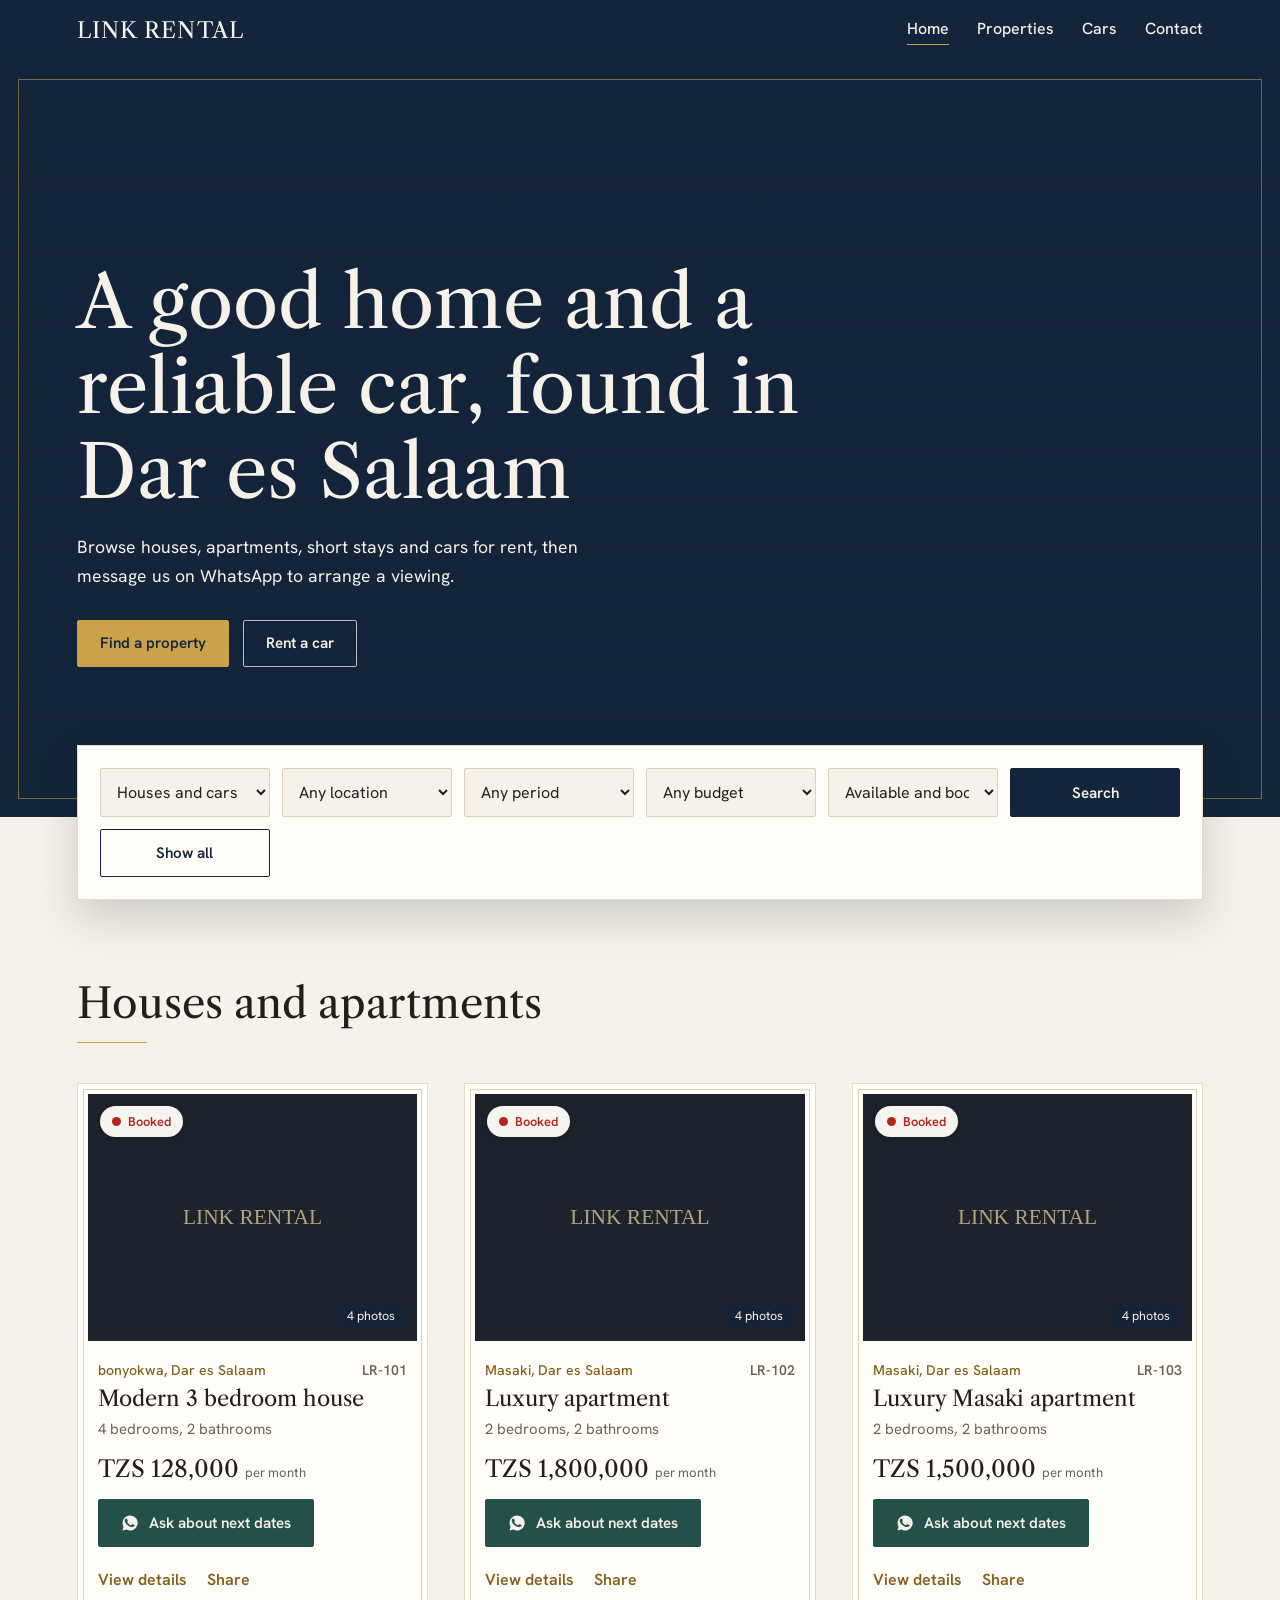
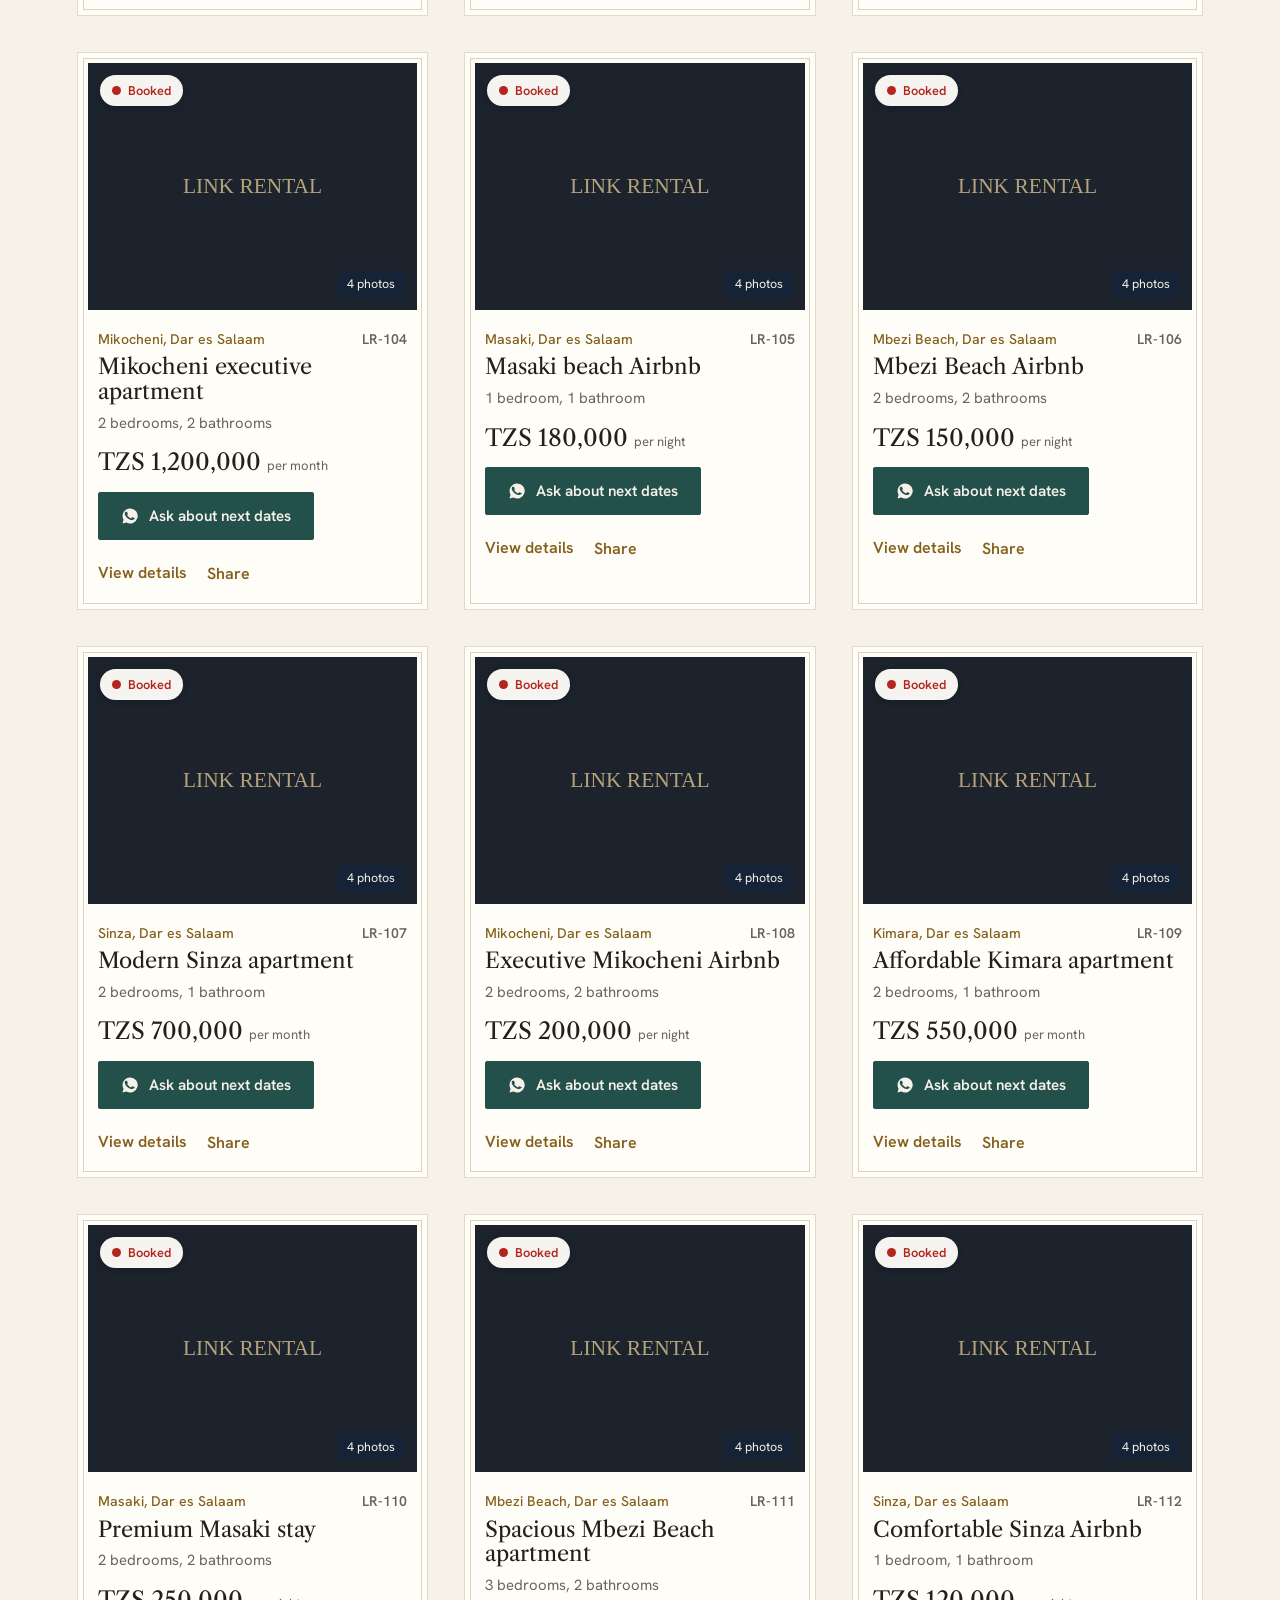
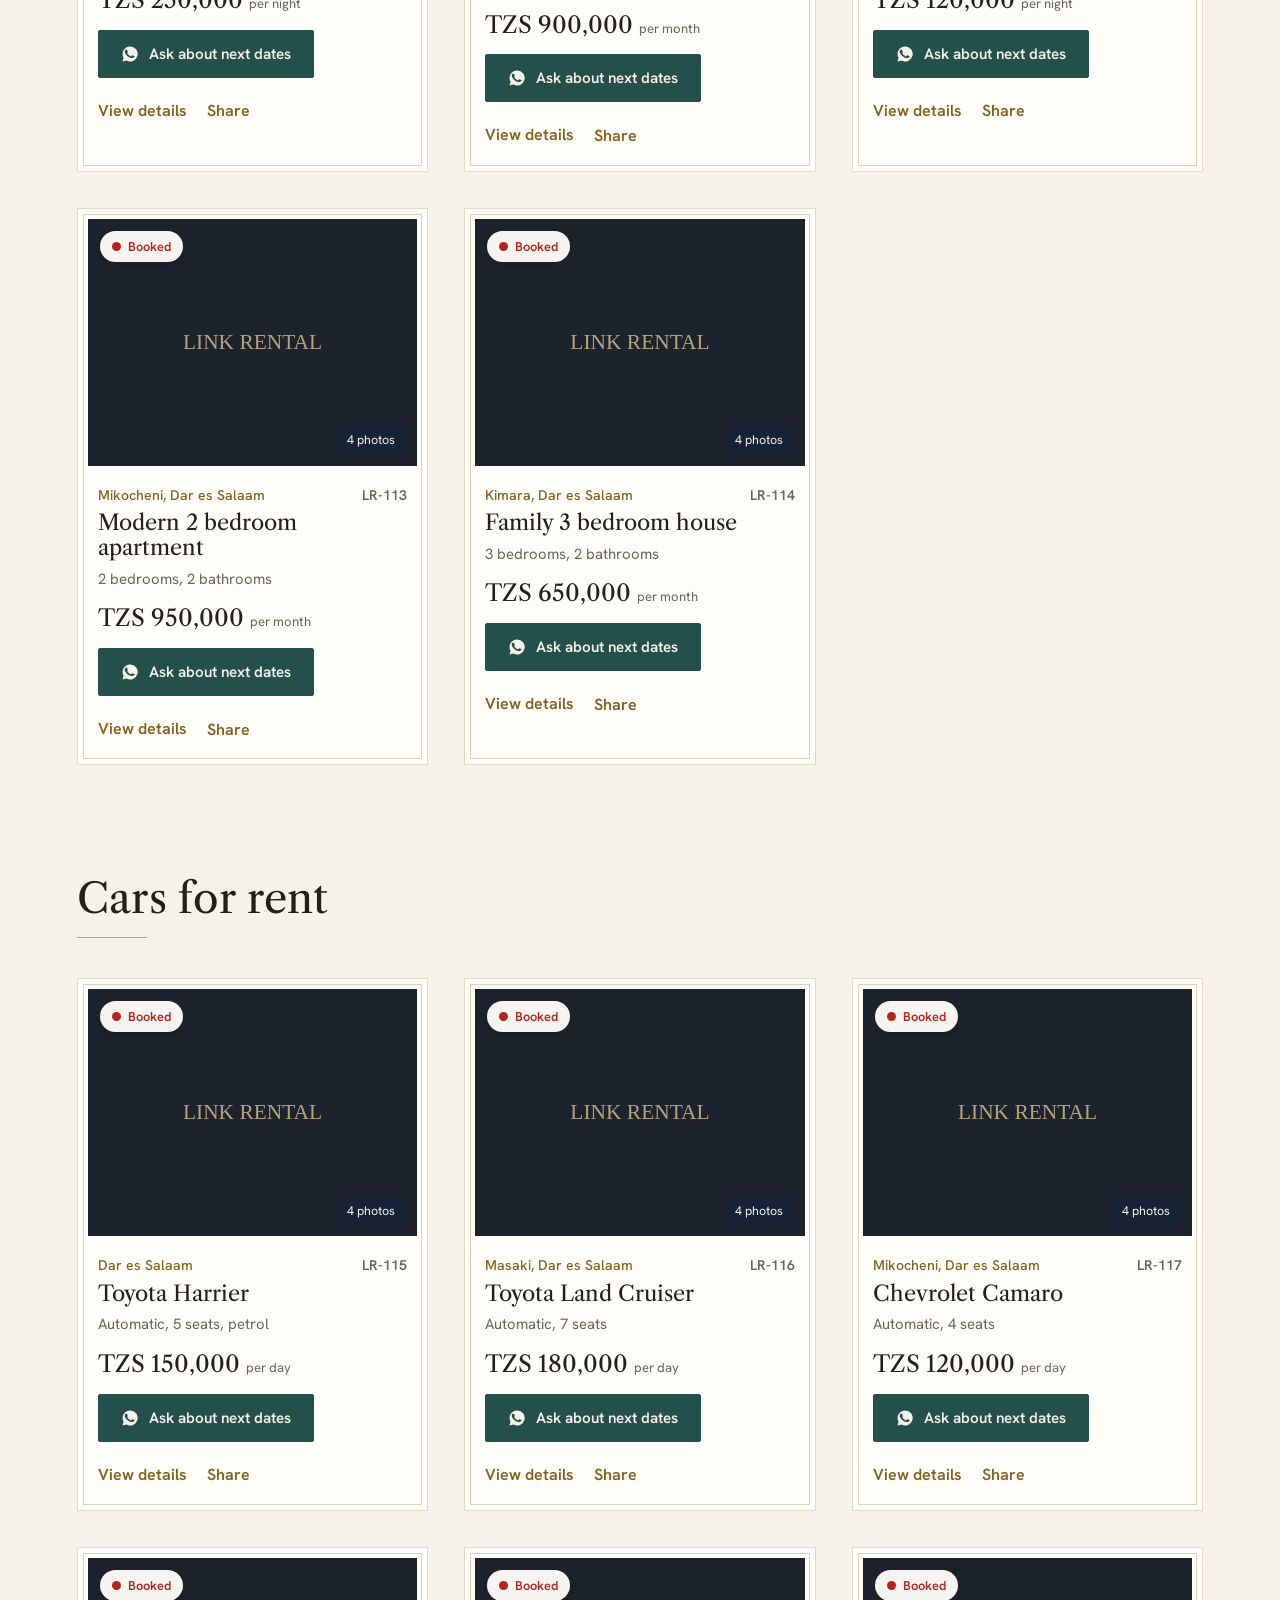
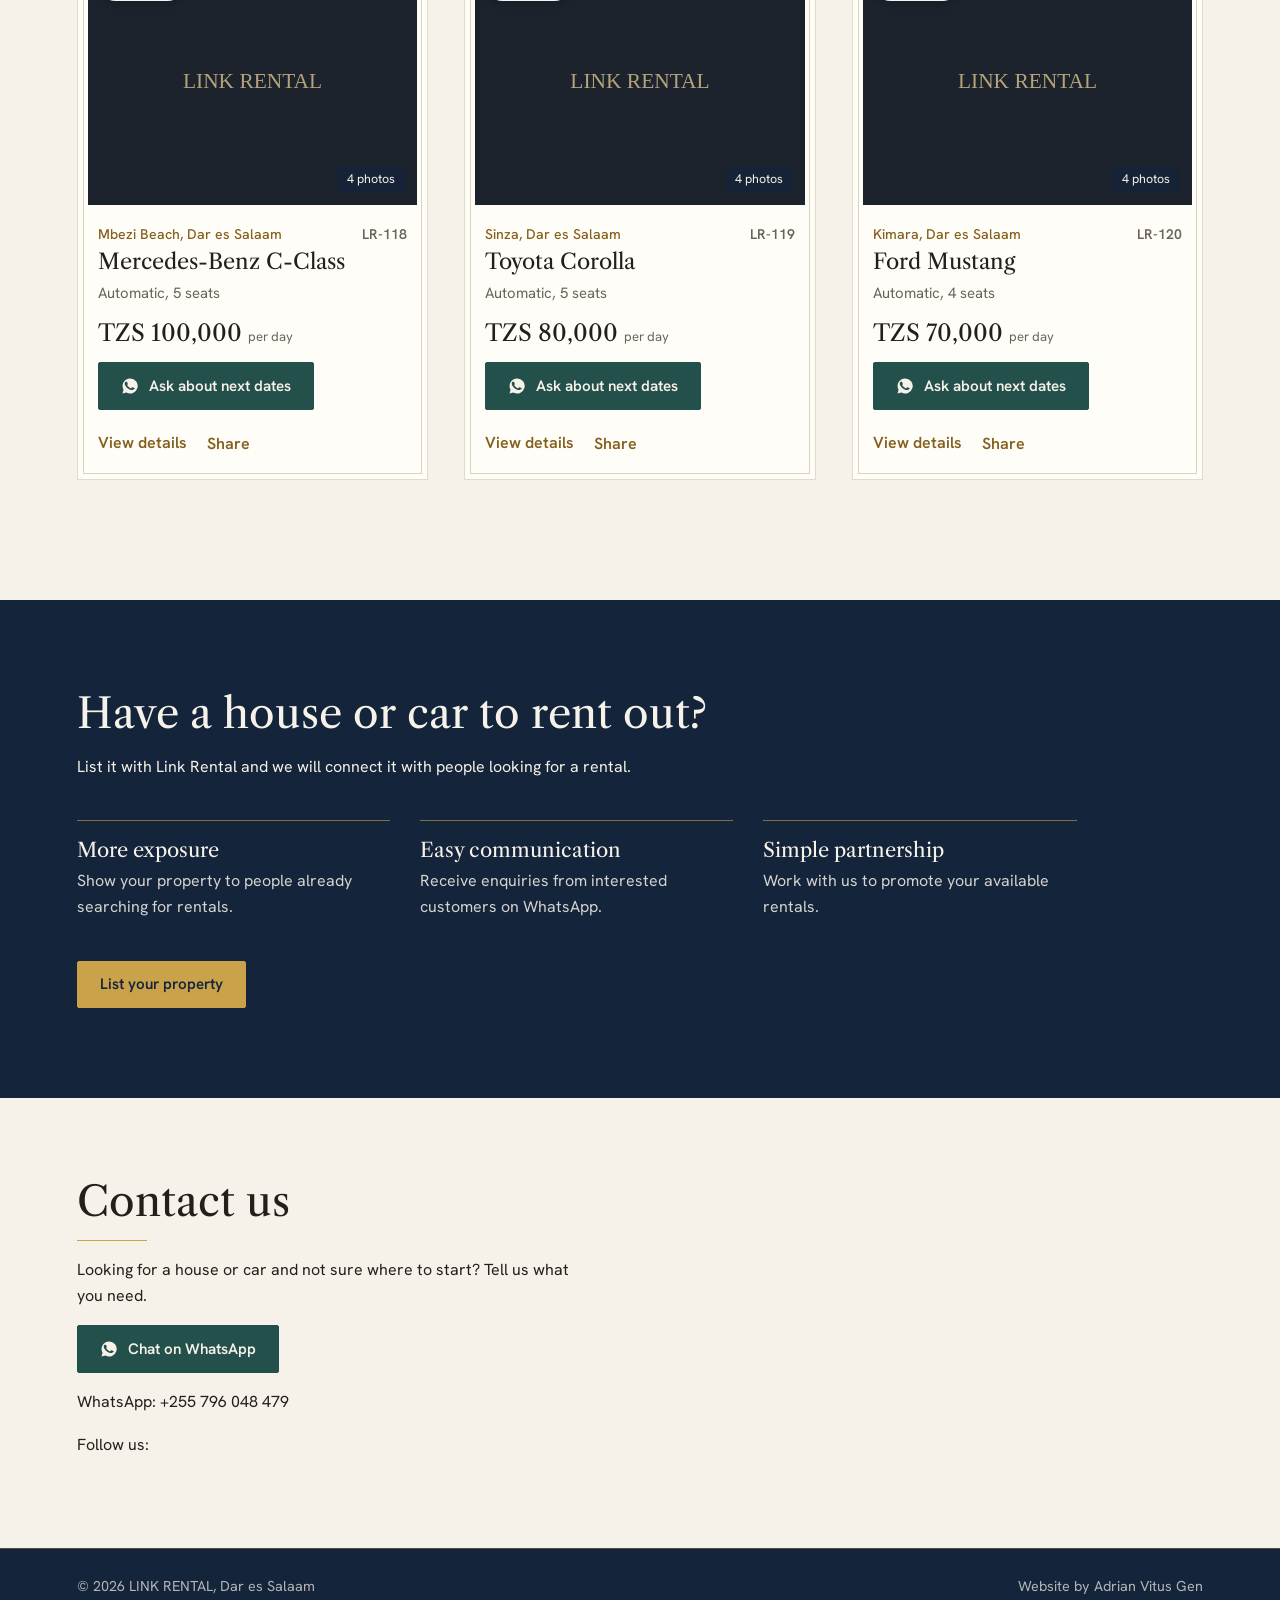
<file: link-rental-site/index.html>
<!DOCTYPE html>
<html lang="en">
<head>
<meta charset="UTF-8">
<meta name="viewport" content="width=device-width, initial-scale=1.0, viewport-fit=cover">
<title>LINK RENTAL | Houses, apartments and cars in Dar es Salaam</title>
<meta name="description" content="Browse houses, apartments, short stays and cars for rent in Dar es Salaam, then message LINK RENTAL on WhatsApp to arrange a viewing.">
<meta name="theme-color" content="#14243A">
<meta property="og:type" content="website">
<meta property="og:site_name" content="LINK RENTAL">
<meta property="og:title" content="LINK RENTAL | Houses, apartments and cars in Dar es Salaam">
<meta property="og:description" content="Browse houses, apartments, short stays and cars for rent in Dar es Salaam, then message LINK RENTAL on WhatsApp to arrange a viewing.">
<meta property="og:image" content="https://images.unsplash.com/photo-1600585154340-be6161a56a0c?auto=format&fit=crop&w=1200&h=630&q=70">
<meta property="og:image:width" content="1200">
<meta property="og:image:height" content="630">
<meta name="twitter:card" content="summary_large_image">
<link rel="icon" href="data:image/svg+xml,%3Csvg xmlns=%27http://www.w3.org/2000/svg%27 viewBox=%270 0 64 64%27%3E%3Crect width=%2764%27 height=%2764%27 rx=%2712%27 fill=%27%2314243A%27/%3E%3Ctext x=%2732%27 y=%2743%27 font-size=%2732%27 font-family=%27Georgia,serif%27 fill=%27%23C9A24A%27 text-anchor=%27middle%27%3ELR%3C/text%3E%3C/svg%3E">
<link rel="preconnect" href="https://fonts.googleapis.com">
<link rel="preconnect" href="https://fonts.gstatic.com" crossorigin>
<link href="https://fonts.googleapis.com/css2?family=Hanken+Grotesk:wght@400;500;600&family=Libre+Caslon+Text:ital,wght@0,400;0,700;1,400&display=swap" rel="stylesheet">
<link rel="stylesheet" href="style.css">
<script src="script.js" defer></script>
</head>
<body>
<nav>
  <div class="logo">LINK RENTAL</div>
  <div class="nav-links">
    <a href="#top">Home</a>
    <a href="#properties">Properties</a>
    <a href="#cars">Cars</a>
    <a href="#contact">Contact</a>
  </div>
</nav>

<header class="hero" id="top">
  <div class="hero-bg"></div>
  <div class="hero-content">
    <h1>A good home and a reliable car, found in Dar es Salaam</h1>
    <p>Browse houses, apartments, short stays and cars for rent, then message us on WhatsApp to arrange a viewing.</p>
    <div class="hero-buttons">
      <a class="btn btn-gold magnetic" href="#properties"><span class="btn-roll"><span data-text="Find a property">Find a property</span></span></a>
      <a class="btn btn-ghost magnetic" href="#cars"><span class="btn-roll"><span data-text="Rent a car">Rent a car</span></span></a>
    </div>
  </div>
</header>

<section class="finder" aria-label="Search listings">
  <select id="category" aria-label="Type">
    <option value="all">Houses and cars</option>
    <option value="property">House or apartment</option>
    <option value="car">Car</option>
  </select>
  <select id="location" aria-label="Location">
    <option value="all">Any location</option>
    <option value="Masaki">Masaki</option>
    <option value="Mbezi Beach">Mbezi Beach</option>
    <option value="Mikocheni">Mikocheni</option>
    <option value="Sinza">Sinza</option>
    <option value="Kimara">Kimara</option>
  </select>
  <select id="period" aria-label="Rental period">
    <option value="all">Any period</option>
    <option value="month">Per month</option>
    <option value="night">Per night</option>
    <option value="day">Per day</option>
  </select>
  <select id="budget" aria-label="Budget">
    <option value="all">Any budget</option>
    <option value="200000">Below TZS 200,000</option>
    <option value="500000">Below TZS 500,000</option>
    <option value="1000000">Below TZS 1,000,000</option>
    <option value="2000000">Below TZS 2,000,000</option>
  </select>
  <select id="status" aria-label="Availability">
    <option value="all">Available and booked</option>
    <option value="available">Available only</option>
  </select>
  <button type="button" onclick="searchListings()">Search</button>
  <button type="button" class="reset-btn" onclick="showAllListings()">Show all</button>
</section>

<main>
  <section class="block listings" id="properties">
    <h2 class="reveal">Houses and apartments</h2>
    <div class="grid" id="propertyGrid"></div>
  </section>

  <section class="block listings" id="cars">
    <h2 class="reveal">Cars for rent</h2>
    <div class="grid" id="carGrid"></div>
  </section>

  <p class="block" id="noResults" hidden>No listings match your search. Try a different location or budget, or choose Show all.</p>
</main>

<section class="owners">
  <div class="owners-inner">
    <h2 class="reveal">Have a house or car to rent out?</h2>
    <p class="reveal">List it with Link Rental and we will connect it with people looking for a rental.</p>
    <div class="owner-grid">
      <div class="reveal"><h3>More exposure</h3><p>Show your property to people already searching for rentals.</p></div>
      <div class="reveal" style="--d:.12s"><h3>Easy communication</h3><p>Receive enquiries from interested customers on WhatsApp.</p></div>
      <div class="reveal" style="--d:.24s"><h3>Simple partnership</h3><p>Work with us to promote your available rentals.</p></div>
    </div>
    <a class="btn btn-gold" href="list-property.html"><span class="btn-roll"><span data-text="List your property">List your property</span></span></a>
  </div>
</section>

<section class="block" id="contact">
  <h2 class="reveal">Contact us</h2>
  <p class="reveal">Looking for a house or car and not sure where to start? Tell us what you need.</p>
  <a class="whatsapp-btn reveal" data-wa="Hello, I'd like help finding a property or car." href="https://wa.me/255796048479?text=Hello%2C%20I%27d%20like%20help%20finding%20a%20property%20or%20car." target="_blank" rel="noopener">Chat on WhatsApp</a>
  <p class="reveal">WhatsApp: <span data-phone>+255 796 048 479</span></p>
  <p class="reveal" style="margin-bottom:0">Follow us:</p>
  <div class="social reveal" data-social hidden></div>
</section>

<footer>
  <div class="foot-inner">
    <span>&copy; <span data-year>2026</span> LINK RENTAL, Dar es Salaam</span>
    <div class="social" data-social hidden></div>
    <span>Website by Adrian Vitus Gen</span>
  </div>
</footer>

<noscript><p style="padding:20px;text-align:center">Please turn on JavaScript to see the listings, or message us on WhatsApp.</p></noscript>
</body>
</html>
</file>
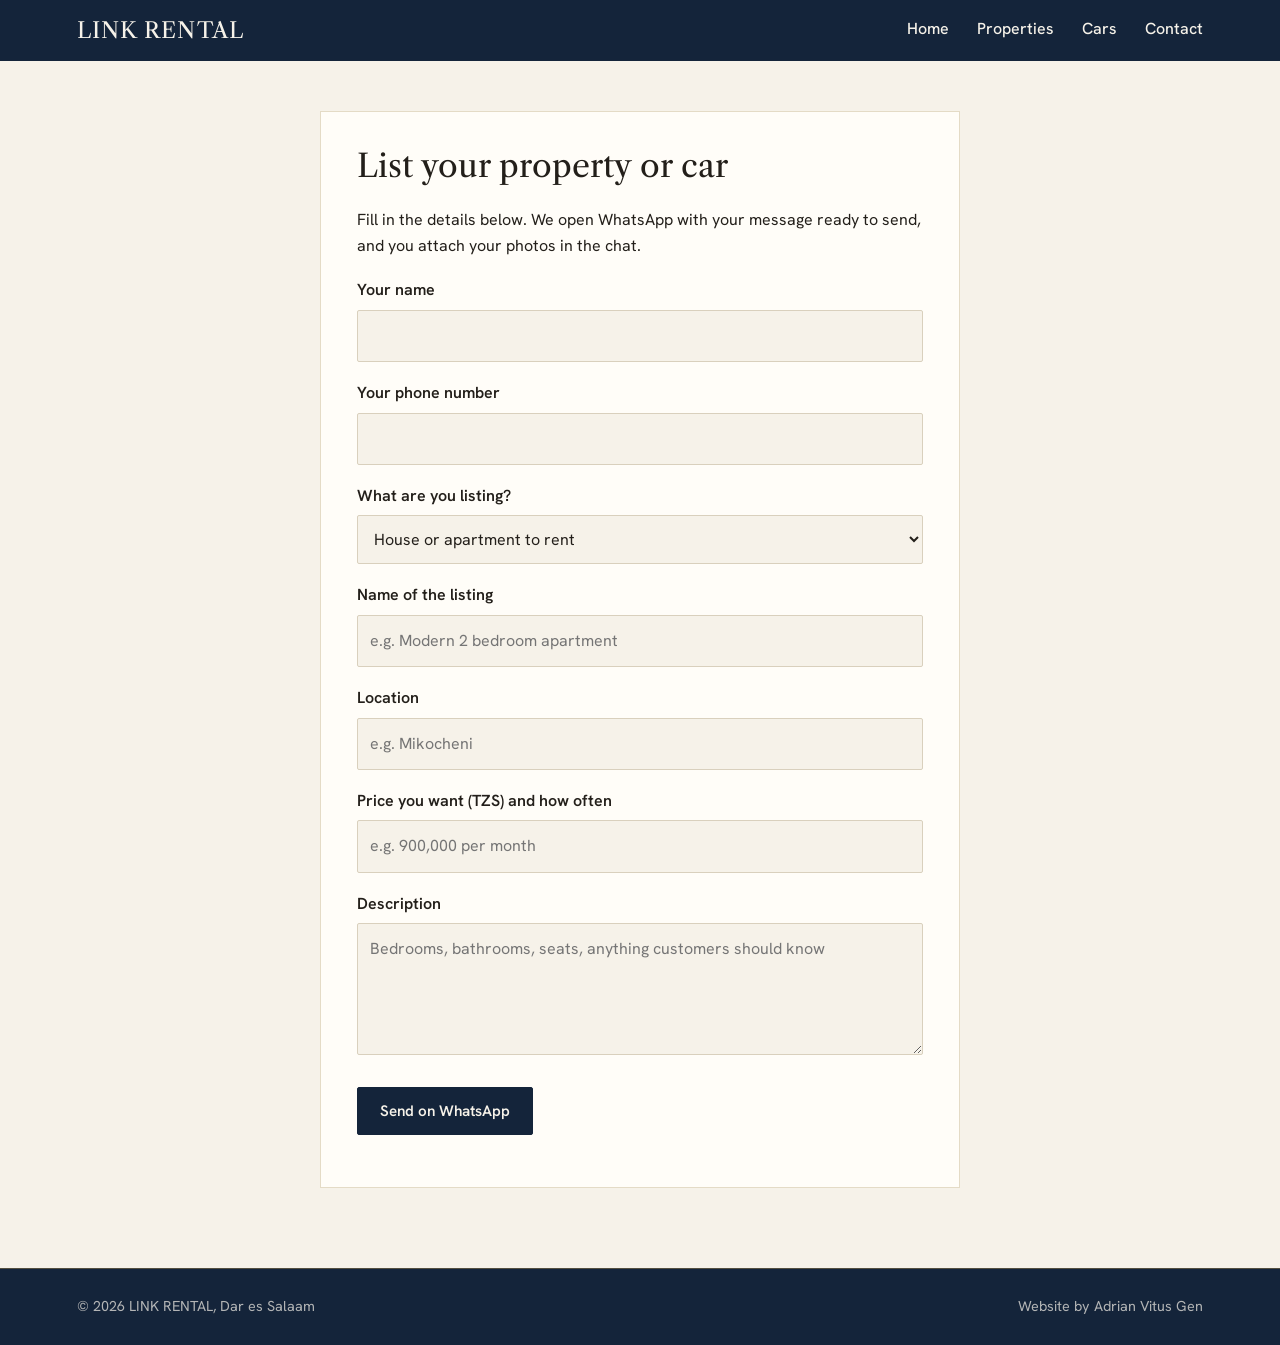
<file: link-rental-site/list-property.html>
<!DOCTYPE html>
<html lang="en">
<head>
<meta charset="UTF-8">
<meta name="viewport" content="width=device-width, initial-scale=1.0, viewport-fit=cover">
<title>List your property or car - LINK RENTAL</title>
<meta name="description" content="List your house, apartment or car with LINK RENTAL and receive enquiries on WhatsApp.">
<meta name="theme-color" content="#14243A">
<meta property="og:type" content="website">
<meta property="og:site_name" content="LINK RENTAL">
<meta property="og:title" content="List your property or car - LINK RENTAL">
<meta property="og:description" content="List your house, apartment or car with LINK RENTAL and receive enquiries on WhatsApp.">
<meta property="og:image" content="https://images.unsplash.com/photo-1600585154340-be6161a56a0c?auto=format&fit=crop&w=1200&h=630&q=70">
<meta property="og:image:width" content="1200">
<meta property="og:image:height" content="630">
<meta name="twitter:card" content="summary_large_image">
<link rel="icon" href="data:image/svg+xml,%3Csvg xmlns=%27http://www.w3.org/2000/svg%27 viewBox=%270 0 64 64%27%3E%3Crect width=%2764%27 height=%2764%27 rx=%2712%27 fill=%27%2314243A%27/%3E%3Ctext x=%2732%27 y=%2743%27 font-size=%2732%27 font-family=%27Georgia,serif%27 fill=%27%23C9A24A%27 text-anchor=%27middle%27%3ELR%3C/text%3E%3C/svg%3E">
<link rel="preconnect" href="https://fonts.googleapis.com">
<link rel="preconnect" href="https://fonts.gstatic.com" crossorigin>
<link href="https://fonts.googleapis.com/css2?family=Hanken+Grotesk:wght@400;500;600&family=Libre+Caslon+Text:ital,wght@0,400;0,700;1,400&display=swap" rel="stylesheet">
<link rel="stylesheet" href="style.css">
<script src="script.js" defer></script>
</head>
<body>
<nav>
  <div class="logo">LINK RENTAL</div>
  <div class="nav-links">
    <a href="index.html#top">Home</a>
    <a href="index.html#properties">Properties</a>
    <a href="index.html#cars">Cars</a>
    <a href="index.html#contact">Contact</a>
  </div>
</nav>
<main class="form-page">
  <div class="form-container">
    <h1>List your property or car</h1>
    <p>Fill in the details below. We open WhatsApp with your message ready to send, and you attach your photos in the chat.</p>
    <form id="ownerForm">
      <label for="ownerName">Your name</label>
      <input id="ownerName" required autocomplete="name">
      <label for="ownerPhone">Your phone number</label>
      <input id="ownerPhone" type="tel" required autocomplete="tel">
      <label for="listingType">What are you listing?</label>
      <select id="listingType" required>
        <option>House or apartment to rent</option>
        <option>Short stay (Airbnb)</option>
        <option>Car for rent</option>
      </select>
      <label for="listingName">Name of the listing</label>
      <input id="listingName" placeholder="e.g. Modern 2 bedroom apartment" required>
      <label for="listingLocation">Location</label>
      <input id="listingLocation" placeholder="e.g. Mikocheni" required>
      <label for="listingPrice">Price you want (TZS) and how often</label>
      <input id="listingPrice" placeholder="e.g. 900,000 per month" required>
      <label for="description">Description</label>
      <textarea id="description" rows="4" placeholder="Bedrooms, bathrooms, seats, anything customers should know"></textarea>
      <button type="submit">Send on WhatsApp</button>
      <p id="formMessage" role="status"></p>
    </form>
  </div>
</main>

<footer>
  <div class="foot-inner">
    <span>&copy; <span data-year>2026</span> LINK RENTAL, Dar es Salaam</span>
    <div class="social" data-social hidden></div>
    <span>Website by Adrian Vitus Gen</span>
  </div>
</footer>

<noscript><p style="padding:20px;text-align:center">Please turn on JavaScript to see the listings, or message us on WhatsApp.</p></noscript>
</body>
</html>
</file>
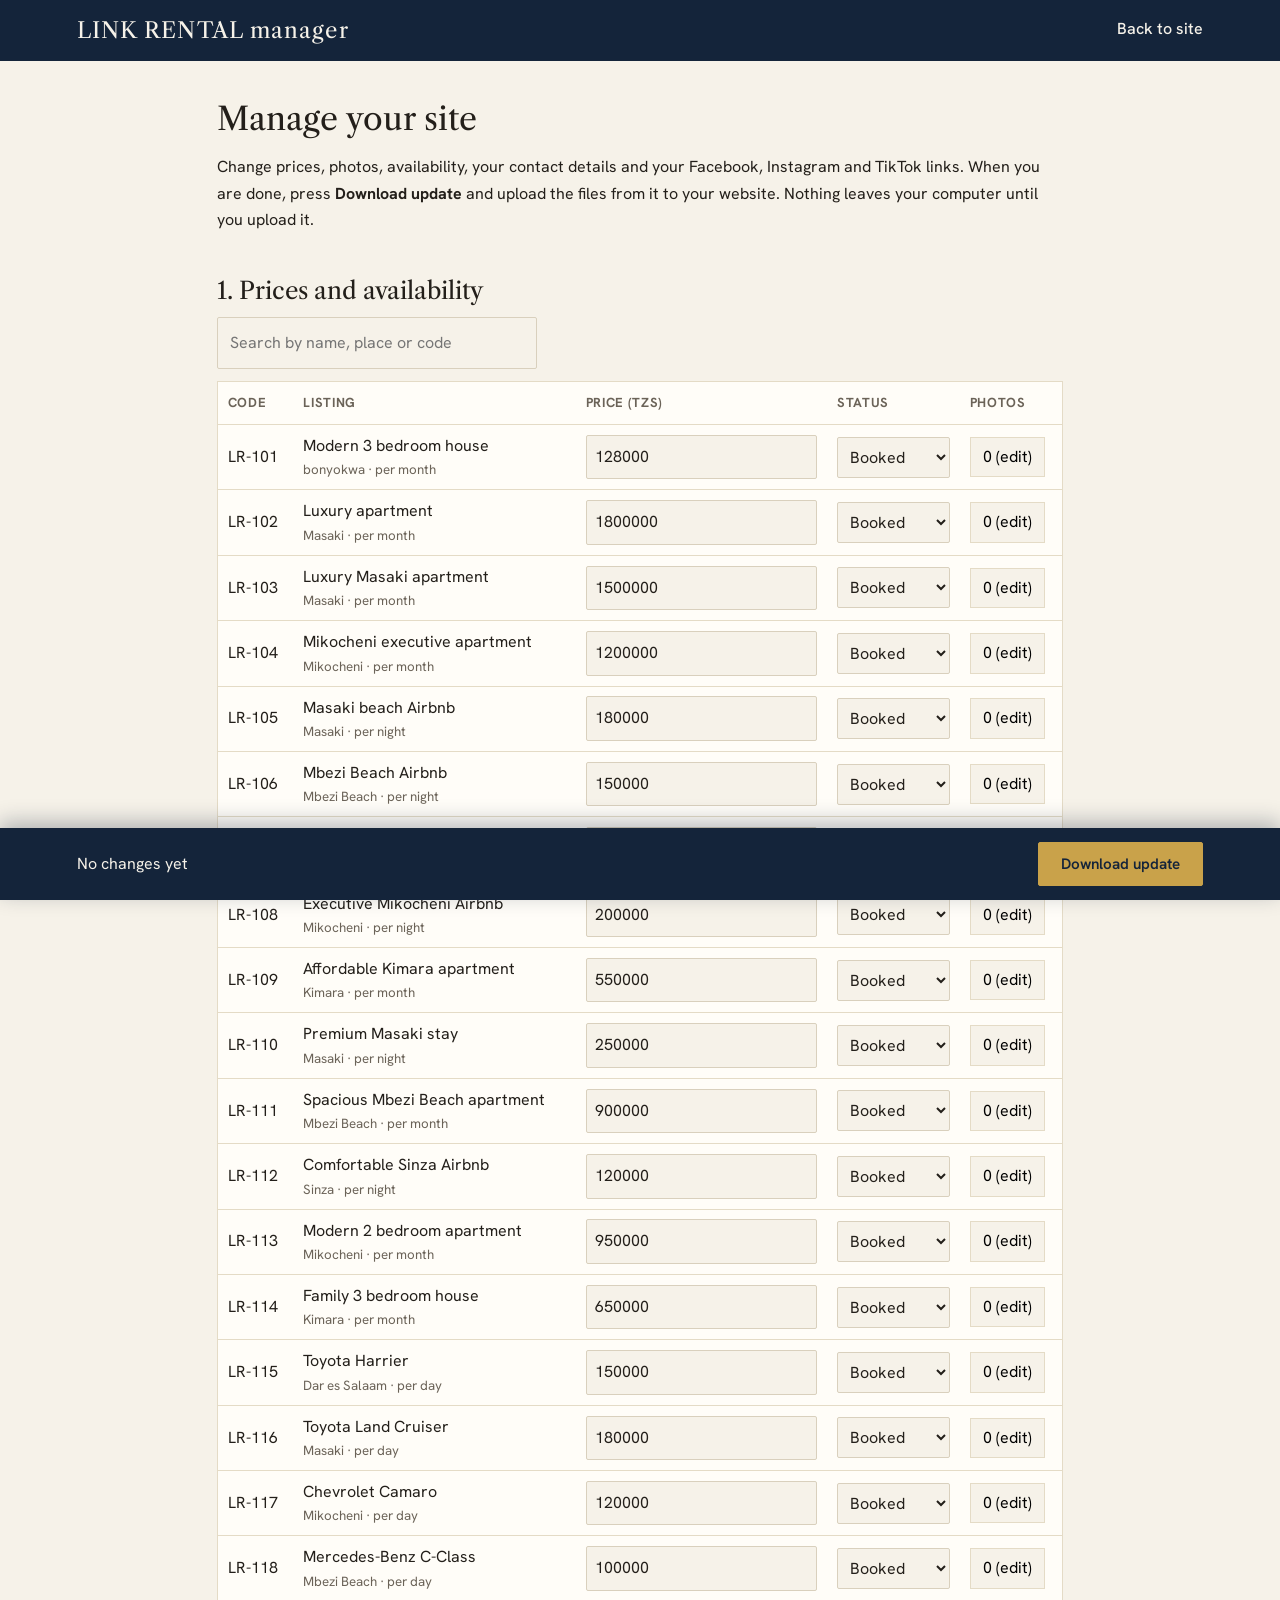
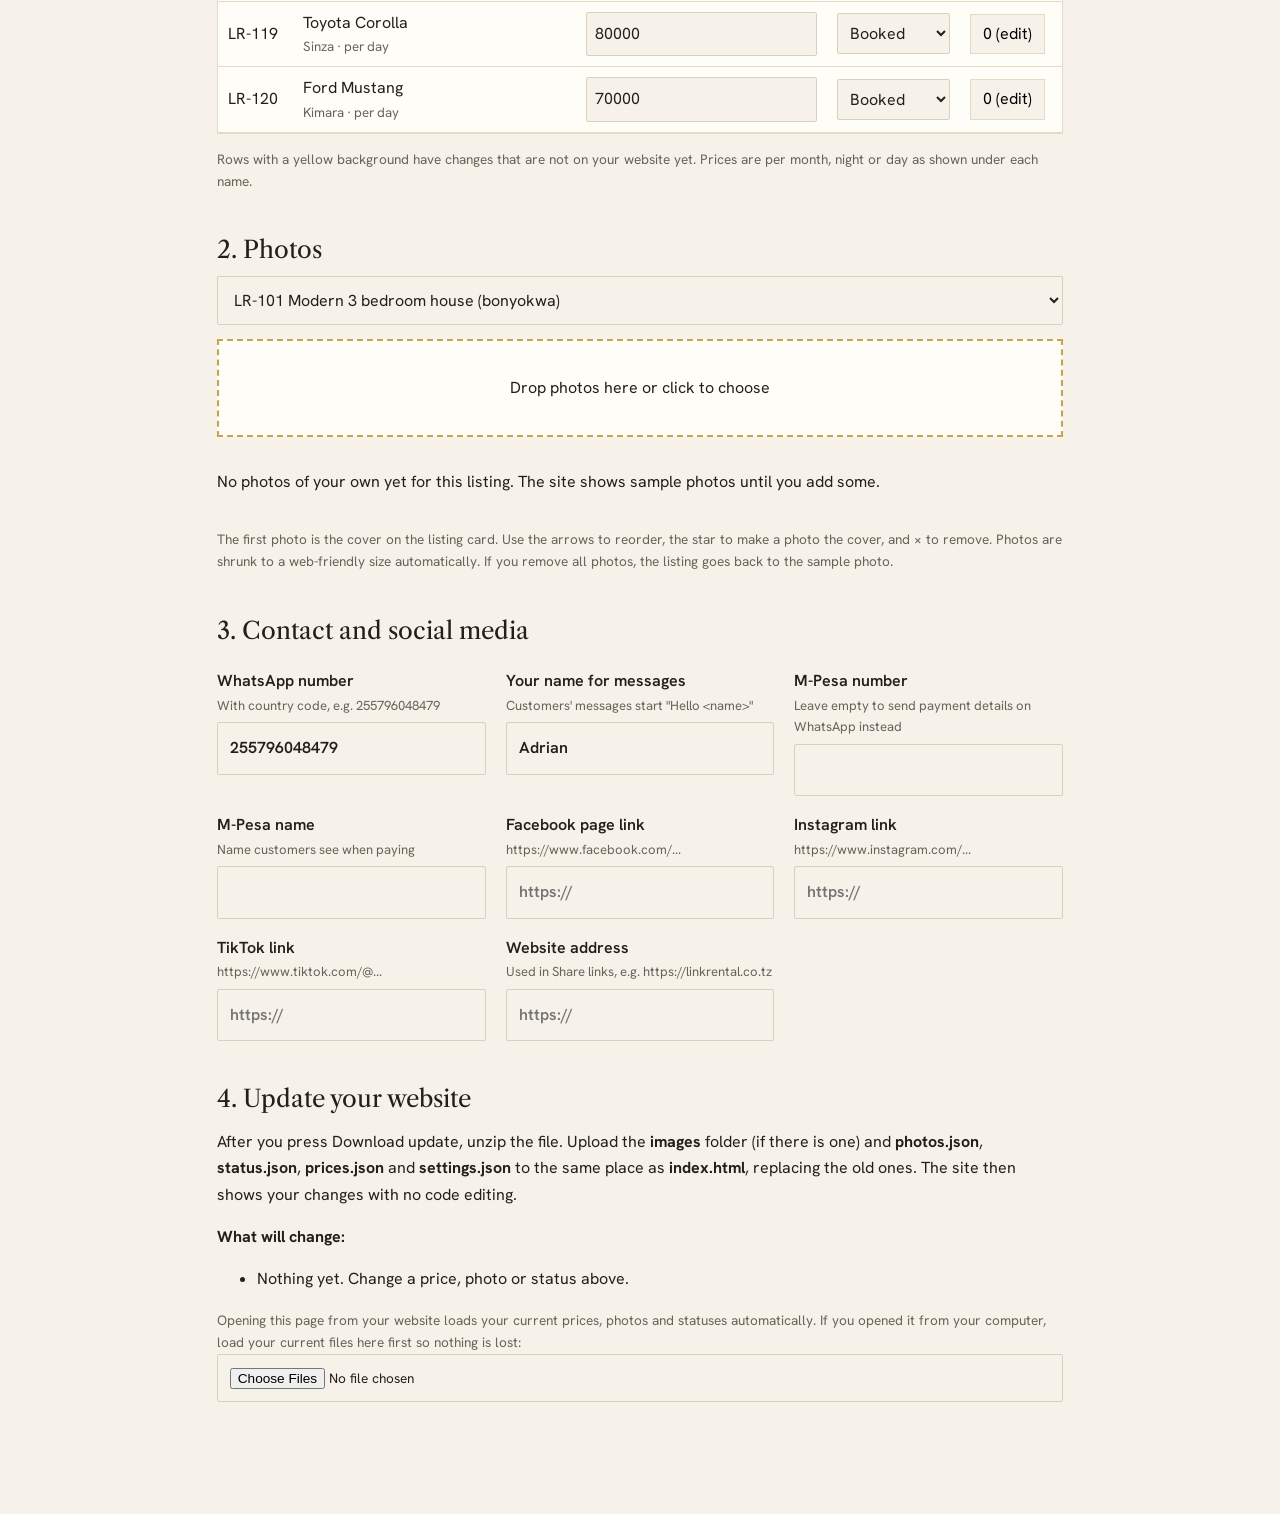
<file: link-rental-site/manager.html>
<!DOCTYPE html>
<html lang="en">
<head>
<meta charset="UTF-8">
<meta name="viewport" content="width=device-width, initial-scale=1.0">
<meta name="robots" content="noindex,nofollow">
<title>Site manager - LINK RENTAL</title>
<link rel="preconnect" href="https://fonts.googleapis.com">
<link rel="preconnect" href="https://fonts.gstatic.com" crossorigin>
<link href="https://fonts.googleapis.com/css2?family=Hanken+Grotesk:wght@400;500;600&family=Libre+Caslon+Text:ital,wght@0,400;0,700;1,400&display=swap" rel="stylesheet">
<link rel="stylesheet" href="style.css">
<style>
.mgr{max-width:1000px;margin:0 auto;padding:40px 6% 40px}
.mgr h1{margin:0 0 8px}.mgr h2{font-size:1.5rem;margin:44px 0 12px}
.note{margin:16px 0;padding:12px 16px;border-left:4px solid var(--gold);background:var(--paper);font-size:.92rem}
.note.warn{border-color:#B3261E}
.tools{display:flex;gap:12px;flex-wrap:wrap;align-items:center;margin-bottom:12px}
.tools input{max-width:320px}
.tablewrap{overflow-x:auto;border:1px solid var(--line);background:var(--paper)}
table{width:100%;min-width:640px;border-collapse:collapse}
th{padding:10px;text-align:left;font-size:.82rem;text-transform:uppercase;letter-spacing:.05em;color:var(--muted);border-bottom:1px solid var(--line)}
td{padding:8px 10px;border-bottom:1px solid var(--line);vertical-align:middle}
td small{display:block;color:var(--muted)}
td:first-child,td .mini{white-space:nowrap}
td select,td input{padding:8px}
td input[type=number]{min-width:130px}
tr.changed td{background:#FFF7E0}
td .mini{padding:6px 12px;border:1px solid var(--line);background:var(--ivory);cursor:pointer;font:inherit}
.drop{margin-top:14px;padding:34px;border:2px dashed var(--gold);background:var(--paper);text-align:center;cursor:pointer}
.drop.over{background:#FFF7E0}
.pics{display:flex;flex-wrap:wrap;gap:14px;margin:16px 0}
.pic{width:150px}.pic img{display:block;width:100%;aspect-ratio:4/3;object-fit:cover;border:1px solid var(--line);background:var(--ink)}
.pic p{margin:4px 0;font-size:.8rem;color:var(--brass);font-weight:600;min-height:1.2em}
.pic div{display:flex;gap:4px}
.pic button{flex:1;padding:4px;border:1px solid var(--line);background:var(--paper);cursor:pointer}
.set-grid{display:grid;grid-template-columns:repeat(auto-fit,minmax(260px,1fr));gap:4px 20px}
.set-grid label{display:block;margin-top:12px;font-weight:600}
.set-grid label span{display:block;font-weight:400;color:var(--muted);font-size:.82rem}
.set-grid input{margin-top:6px}
.savebar{position:sticky;bottom:0;z-index:20;display:flex;gap:16px;align-items:center;justify-content:space-between;flex-wrap:wrap;padding:14px 6%;background:var(--ink);color:var(--ivory);box-shadow:0 -6px 20px rgba(20,36,58,.3)}
.savebar .btn{padding:11px 22px}
#msg{margin:0;font-weight:600}
.savebar #msg{color:var(--gold)}
#changes li{margin:4px 0}
</style>
<script src="jszip.min.js" defer></script>
<script src="script.js" defer></script>
</head>
<body>
<nav><div class="logo">LINK RENTAL manager</div><div class="nav-links"><a href="index.html">Back to site</a></div></nav>
<main class="mgr">
<h1>Manage your site</h1>
<p>Change prices, photos, availability, your contact details and your Facebook, Instagram and TikTok links. When you are done, press <strong>Download update</strong> and upload the files from it to your website. Nothing leaves your computer until you upload it.</p>
<div id="notes"></div>

<h2>1. Prices and availability</h2>
<div class="tools"><input id="q" type="search" placeholder="Search by name, place or code" aria-label="Search listings"></div>
<div class="tablewrap"><table id="rows"><thead><tr><th>Code</th><th>Listing</th><th>Price (TZS)</th><th>Status</th><th>Photos</th></tr></thead><tbody></tbody></table></div>
<p class="book-note">Rows with a yellow background have changes that are not on your website yet. Prices are per month, night or day as shown under each name.</p>

<h2 id="photoHead">2. Photos</h2>
<select id="mListing" aria-label="Listing"></select>
<div class="drop" id="drop" tabindex="0" role="button">Drop photos here or click to choose<input type="file" id="files" accept="image/*" multiple hidden></div>
<div class="pics" id="pics"></div>
<p class="book-note">The first photo is the cover on the listing card. Use the arrows to reorder, the star to make a photo the cover, and &times; to remove. Photos are shrunk to a web-friendly size automatically. If you remove all photos, the listing goes back to the sample photo.</p>

<h2>3. Contact and social media</h2>
<div class="set-grid">
  <label>WhatsApp number<span>With country code, e.g. 255796048479</span><input id="sPhone" inputmode="tel"></label>
  <label>Your name for messages<span>Customers' messages start "Hello &lt;name&gt;"</span><input id="sName"></label>
  <label>M-Pesa number<span>Leave empty to send payment details on WhatsApp instead</span><input id="sMpesa" inputmode="tel"></label>
  <label>M-Pesa name<span>Name customers see when paying</span><input id="sMpesaName"></label>
  <label>Facebook page link<span>https://www.facebook.com/...</span><input id="sFb" type="url" placeholder="https://"></label>
  <label>Instagram link<span>https://www.instagram.com/...</span><input id="sIg" type="url" placeholder="https://"></label>
  <label>TikTok link<span>https://www.tiktok.com/@...</span><input id="sTt" type="url" placeholder="https://"></label>
  <label>Website address<span>Used in Share links, e.g. https://linkrental.co.tz</span><input id="sSite" type="url" placeholder="https://"></label>
</div>

<h2>4. Update your website</h2>
<p>After you press Download update, unzip the file. Upload the <strong>images</strong> folder (if there is one) and <strong>photos.json</strong>, <strong>status.json</strong>, <strong>prices.json</strong> and <strong>settings.json</strong> to the same place as <strong>index.html</strong>, replacing the old ones. The site then shows your changes with no code editing.</p>
<p><strong>What will change:</strong></p>
<ul id="changes"></ul>
<p class="book-note">Opening this page from your website loads your current prices, photos and statuses automatically. If you opened it from your computer, load your current files here first so nothing is lost: <input type="file" id="load" accept=".json" multiple></p>
</main>

<div class="savebar"><span id="count">No changes yet</span><span id="msg" role="status"></span><button class="btn btn-gold" id="dl" type="button">Download update</button></div>

<script>
document.addEventListener("DOMContentLoaded", async () => {
  await loadData();
  const $ = id => document.getElementById(id);
  const state = { status: {}, prices: {}, photos: {}, settings: Object.assign({}, SETTINGS) };
  let base = null, dirty = false;
  const own = p => typeof p === "string" && /^(images\/|https?:\/\/)/i.test(p);
  const msg = $("msg"), sel = $("mListing"), pics = $("pics"), q = $("q");
  const stamp = () => Date.now().toString(36);

  /* ----- start from what the site shows now ----- */
  LISTINGS.forEach((l, i) => {
    const c = codeOf(i);
    state.status[c] = l[7];
    state.prices[c] = l[3];
    state.photos[c] = (l[8] || []).filter(own).map(p => ({ src: p, path: p }));
  });
  const snap = () => JSON.stringify({
    s: state.status, p: state.prices, st: state.settings,
    ph: Object.keys(state.photos).reduce((o, c) => { o[c] = state.photos[c].map(p => p.path || "new"); return o; }, {})
  });
  base = { status: Object.assign({}, state.status), prices: Object.assign({}, state.prices), settings: Object.assign({}, state.settings),
           photos: Object.keys(state.photos).reduce((o, c) => { o[c] = state.photos[c].map(p => p.path); return o; }, {}) };

  const missing = ["status", "prices", "photos", "settings"].filter(k => !LIVE[k]).map(k => k + ".json");
  if (missing.length) $("notes").innerHTML = '<div class="note warn"><strong>Not found on the website:</strong> ' + missing.join(", ") + '. That is normal the first time you use the manager. If your site already has these files and you opened this page from your computer, load them with the button at the bottom of this page before downloading, so nothing is overwritten.</div>';
  if (IN_APP) $("notes").innerHTML += '<div class="note warn">You are inside a social media app. Open this page in Chrome or Safari so the download and photo upload work properly.</div>';

  const nameOf = c => { const l = LISTINGS[+c.slice(3) - 101]; return l ? l[1] : c; };
  const fmt = n => Number(n).toLocaleString("en-US");

  /* ----- changes list ----- */
  const photoSame = c => { const a = (base.photos[c] || []).join("|"), b = state.photos[c].map(p => p.path || "new").join("|"); return a === b; };
  function changes() {
    const out = [];
    LISTINGS.forEach((l, i) => {
      const c = codeOf(i);
      if (state.prices[c] !== base.prices[c]) out.push(c + " " + nameOf(c) + ": price " + fmt(base.prices[c]) + " to " + fmt(state.prices[c]));
      if (state.status[c] !== base.status[c]) out.push(c + " " + nameOf(c) + ": now " + state.status[c]);
      if (!photoSame(c)) out.push(c + " " + nameOf(c) + ": photos changed (" + state.photos[c].length + " now)");
    });
    if (JSON.stringify(state.settings) !== JSON.stringify(base.settings)) out.push("Contact and social media details");
    return out;
  }
  function refresh() {
    const ch = changes();
    $("count").textContent = ch.length ? ch.length + (ch.length === 1 ? " change" : " changes") + " to download" : "No changes yet";
    $("changes").innerHTML = ch.length ? ch.map(t => "<li>" + esc(t) + "</li>").join("") : "<li>Nothing yet. Change a price, photo or status above.</li>";
    document.querySelectorAll("#rows tbody tr").forEach(tr => {
      const c = tr.dataset.c;
      tr.classList.toggle("changed", state.prices[c] !== base.prices[c] || state.status[c] !== base.status[c] || !photoSame(c));
    });
    $("rows").querySelectorAll("[data-ph]").forEach(b => { b.textContent = state.photos[b.dataset.ph].length + " (edit)"; });
  }
  const touch = () => { dirty = true; msg.textContent = ""; refresh(); };

  /* ----- table ----- */
  function drawRows() {
    const term = q.value.trim().toLowerCase();
    $("rows").querySelector("tbody").innerHTML = LISTINGS.map((l, i) => ({ l, i, c: codeOf(i) }))
      .filter(r => !term || (r.c + " " + r.l[1] + " " + r.l[2] + " " + r.l[0]).toLowerCase().indexOf(term) >= 0)
      .map(r => '<tr data-c="' + r.c + '"><td>' + r.c + '</td><td>' + esc(r.l[1]) + '<small>' + esc(r.l[2]) + ' &middot; per ' + r.l[4] + '</small></td>' +
        '<td><input type="number" min="0" step="1000" inputmode="numeric" data-p="' + r.c + '" value="' + state.prices[r.c] + '" aria-label="Price for ' + esc(r.l[1]) + '"></td>' +
        '<td><select data-s="' + r.c + '" aria-label="Status for ' + esc(r.l[1]) + '"><option value="available"' + (state.status[r.c] === "available" ? " selected" : "") + '>Available</option><option value="booked"' + (state.status[r.c] === "booked" ? " selected" : "") + '>Booked</option></select></td>' +
        '<td><button type="button" class="mini" data-ph="' + r.c + '"></button></td></tr>').join("");
    refresh();
  }
  q.addEventListener("input", drawRows);
  const rows = $("rows");
  rows.addEventListener("input", e => {
    const c = e.target.dataset.p;
    if (!c) return;
    const v = Math.round(Number(e.target.value));
    e.target.style.outline = v > 0 ? "" : "2px solid #B3261E";
    if (v > 0) { state.prices[c] = v; touch(); }
  });
  rows.addEventListener("change", e => {
    if (e.target.dataset.s) { state.status[e.target.dataset.s] = e.target.value; touch(); }
    if (e.target.dataset.p) { e.target.value = state.prices[e.target.dataset.p]; }   // empty or invalid price goes back to the last good one
  });
  rows.addEventListener("click", e => {
    const b = e.target.closest("[data-ph]");
    if (!b) return;
    sel.value = String(+b.dataset.ph.slice(3) - 101); drawPics();
    $("photoHead").scrollIntoView({ behavior: "smooth" });
  });

  /* ----- photos ----- */
  sel.innerHTML = LISTINGS.map((l, i) => '<option value="' + i + '">' + codeOf(i) + "  " + esc(l[1]) + " (" + esc(l[2]) + ")</option>").join("");
  const cur = () => codeOf(+sel.value);
  function drawPics() {
    const list = state.photos[cur()] || [];
    pics.innerHTML = list.map((p, k) => '<div class="pic"><img src="' + esc(p.src) + '" alt="" onerror="this.style.opacity=.3"><p>' + (k ? "" : "Cover photo") + '</p><div>' +
      '<button type="button" data-a="l" data-k="' + k + '" aria-label="Move earlier">&#8592;</button><button type="button" data-a="r" data-k="' + k + '" aria-label="Move later">&#8594;</button>' +
      '<button type="button" data-a="c" data-k="' + k + '" aria-label="Make cover photo">&#9733;</button><button type="button" data-a="x" data-k="' + k + '" aria-label="Remove">&times;</button></div></div>').join("") || "<p>No photos of your own yet for this listing. The site shows sample photos until you add some.</p>";
  }
  pics.addEventListener("click", e => {
    const b = e.target.closest("button");
    if (!b) return;
    const list = state.photos[cur()], k = +b.dataset.k, a = b.dataset.a;
    if (a === "x") list.splice(k, 1);
    else if (a === "c") list.unshift(list.splice(k, 1)[0]);
    else { const j = k + (a === "l" ? -1 : 1); if (j >= 0 && j < list.length) { const t = list[k]; list[k] = list[j]; list[j] = t; } }
    drawPics(); touch();
  });
  sel.addEventListener("change", drawPics);

  async function decode(file) {
    if (window.createImageBitmap) { try { return await createImageBitmap(file); } catch (e) { /* try the older way below */ } }
    return new Promise((ok, no) => {
      const u = URL.createObjectURL(file), im = new Image();
      im.onload = () => { URL.revokeObjectURL(u); ok(im); };
      im.onerror = () => { URL.revokeObjectURL(u); no(new Error("decode")); };
      im.src = u;
    });
  }
  async function shrink(file) {
    const bmp = await decode(file), w = bmp.width || bmp.naturalWidth, h = bmp.height || bmp.naturalHeight;
    const k = Math.min(1, 1600 / Math.max(w, h));
    const c = document.createElement("canvas");
    c.width = Math.round(w * k); c.height = Math.round(h * k);
    const ctx = c.getContext("2d");
    ctx.fillStyle = "#fff"; ctx.fillRect(0, 0, c.width, c.height);   // pngs with transparency
    ctx.drawImage(bmp, 0, 0, c.width, c.height);
    return new Promise((ok, no) => c.toBlob(b => b ? ok(b) : no(new Error("encode")), "image/jpeg", 0.82));
  }
  async function addFiles(files) {
    const c = cur(), skipped = [];
    msg.textContent = "Preparing photos...";
    for (const f of files) {
      if (f.type.indexOf("image/") !== 0) { skipped.push(f.name); continue; }
      try { const blob = await shrink(f); state.photos[c].push({ src: URL.createObjectURL(blob), blob: blob }); }
      catch (e) { skipped.push(f.name); }
    }
    msg.textContent = skipped.length ? "Could not use: " + skipped.join(", ") + " (try JPG or PNG)" : "";
    drawPics(); dirty = true; refresh();
  }
  const drop = $("drop"), input = $("files");
  drop.addEventListener("click", () => input.click());
  drop.addEventListener("keydown", e => { if (e.key === "Enter" || e.key === " ") { e.preventDefault(); input.click(); } });
  input.addEventListener("change", () => { addFiles([].slice.call(input.files)); input.value = ""; });
  drop.addEventListener("dragover", e => { e.preventDefault(); drop.classList.add("over"); });
  drop.addEventListener("dragleave", () => drop.classList.remove("over"));
  drop.addEventListener("drop", e => { e.preventDefault(); drop.classList.remove("over"); addFiles([].slice.call(e.dataTransfer.files)); });

  /* ----- settings ----- */
  const fields = { phone: "sPhone", contactName: "sName", mpesaNumber: "sMpesa", mpesaName: "sMpesaName", facebook: "sFb", instagram: "sIg", tiktok: "sTt", siteUrl: "sSite" };
  function fillSettings() { for (const k in fields) $(fields[k]).value = state.settings[k] || ""; }
  for (const k in fields) $(fields[k]).addEventListener("input", e => { state.settings[k] = e.target.value.trim(); touch(); });
  fillSettings();

  /* ----- load current files from the computer ----- */
  $("load").addEventListener("change", async e => {
    const done = [];
    for (const f of e.target.files) {
      try {
        const m = JSON.parse(await f.text()), n = f.name.toLowerCase();
        if (n.indexOf("status") >= 0) { for (const c in state.status) if (m[c] === "available" || m[c] === "booked") { state.status[c] = m[c]; base.status[c] = m[c]; } done.push("status"); }
        else if (n.indexOf("prices") >= 0) { for (const c in state.prices) { const v = Math.round(Number(m[c])); if (v > 0) { state.prices[c] = v; base.prices[c] = v; } } done.push("prices"); }
        else if (n.indexOf("photos") >= 0) { for (const c in state.photos) if (Array.isArray(m[c])) { state.photos[c] = m[c].filter(own).map(p => ({ src: p, path: p })); base.photos[c] = state.photos[c].map(p => p.path); } done.push("photos"); }
        else if (n.indexOf("settings") >= 0) { for (const k in fields) if (typeof m[k] === "string") { state.settings[k] = m[k]; } base.settings = Object.assign({}, state.settings); done.push("settings"); }
      } catch (err) { msg.textContent = "Could not read " + f.name; e.target.value = ""; return; }
    }
    e.target.value = "";
    msg.textContent = done.length ? "Loaded " + done.join(", ") + "." : "No status, prices, photos or settings file found.";
    fillSettings(); drawRows(); drawPics();
  });

  /* ----- download ----- */
  $("dl").addEventListener("click", async () => {
    if (typeof JSZip === "undefined") { msg.textContent = "The zip tool did not load. Reload this page and try again."; return; }
    const s = state.settings, phone = normPhone(s.phone);
    if (phone.length < 9) { msg.textContent = "Check the WhatsApp number in section 3."; return; }
    const bad = ["facebook", "instagram", "tiktok", "siteUrl"].filter(k => s[k] && !cleanUrl(s[k]));
    if (bad.length) { msg.textContent = "Links must start with https:// (check section 3)."; return; }
    const zip = new JSZip(), out = {}, st = stamp();
    for (const c in state.photos) {
      if (!state.photos[c].length) continue;
      out[c] = state.photos[c].map((p, k) => {
        if (p.path) return p.path;
        const name = "images/" + c.toLowerCase() + "-" + st + k + ".jpg";
        zip.file(name, p.blob); return name;
      });
    }
    zip.file("photos.json", JSON.stringify(out, null, 2));
    zip.file("status.json", JSON.stringify(state.status, null, 2));
    zip.file("prices.json", JSON.stringify(state.prices, null, 2));
    zip.file("settings.json", JSON.stringify({
      phone: phone, contactName: s.contactName || DEFAULT_SETTINGS.contactName, mpesaNumber: s.mpesaNumber || "", mpesaName: s.mpesaName || "",
      facebook: cleanUrl(s.facebook), instagram: cleanUrl(s.instagram), tiktok: cleanUrl(s.tiktok), siteUrl: cleanUrl(s.siteUrl)
    }, null, 2));
    const a = document.createElement("a");
    a.href = URL.createObjectURL(await zip.generateAsync({ type: "blob" }));
    a.download = "site-update.zip";
    document.body.appendChild(a); a.click(); a.remove();
    dirty = false;
    msg.textContent = "Downloaded site-update.zip. Now upload its files to your website.";
  });

  addEventListener("beforeunload", e => { if (dirty) { e.preventDefault(); e.returnValue = ""; } });
  drawRows(); drawPics();
});
</script>
</body>
</html>
</file>
<file: link-rental-site/style.css>
:root{--ink:#14243A;--gold:#C9A24A;--brass:#85601D;--teal:#24504C;--ivory:#F6F2E9;--paper:#FFFDF8;--text:#231F1A;--muted:#6B6358;--line:#E4DBC6}
*{box-sizing:border-box}
html{scroll-behavior:smooth;scroll-padding-top:84px}
body{margin:0;font:16px/1.65 "Hanken Grotesk",system-ui,sans-serif;background:var(--ivory);color:var(--text)}
h1,h2,h3,.logo,.price{font-family:"Libre Caslon Text",Georgia,serif;font-weight:400;line-height:1.15}
img{max-width:100%}

/* progress + nav */
.progress{position:fixed;inset:0 0 auto 0;height:3px;background:var(--gold);transform:scaleX(0);transform-origin:left;z-index:100}
nav{position:sticky;top:0;z-index:50;display:flex;justify-content:space-between;align-items:center;padding:16px 6%;background:var(--ink);color:var(--ivory);transition:box-shadow .4s}
nav.scrolled{box-shadow:0 6px 24px rgba(20,36,58,.35)}
.logo{font-size:22px;letter-spacing:.05em}
.nav-links{display:flex;gap:28px}
.nav-links a{color:var(--ivory);text-decoration:none;font-weight:500;padding-bottom:3px;background:linear-gradient(var(--gold),var(--gold)) 0 100%/0 1px no-repeat;transition:background-size .4s}
.nav-links a:hover,.nav-links a.active{background-size:100% 1px}

/* hero */
.hero{position:relative;display:grid;align-items:end;min-height:84vh;min-height:84svh;padding:0 6% 150px;overflow:hidden;color:var(--ivory);background:var(--ink)}
.hero-bg{position:absolute;inset:-12% 0 0;background:url("https://images.unsplash.com/photo-1600585154340-be6161a56a0c?auto=format&fit=crop&w=1800&q=70") center/cover;will-change:transform}
.hero::after{content:"";position:absolute;inset:0;background:linear-gradient(to top,rgba(20,36,58,.94) 8%,rgba(20,36,58,.45) 65%,rgba(20,36,58,.25))}
.hero::before{content:"";position:absolute;inset:18px;border:1px solid rgba(201,162,74,.55);z-index:2;pointer-events:none}
.hero-content{position:relative;z-index:3;max-width:760px}
.hero h1{font-size:clamp(2.4rem,5.8vw,4.6rem);margin:0 0 18px}
.hero p{max-width:54ch;font-size:1.1rem;margin:0 0 30px}
.hero-buttons{display:flex;gap:14px;flex-wrap:wrap}
.hero-content>*{animation:rise 1s cubic-bezier(.2,.7,.2,1) both}
.hero-content>:nth-child(2){animation-delay:.15s}.hero-content>:nth-child(3){animation-delay:.3s}
@keyframes rise{from{opacity:0;transform:translateY(30px)}}

/* search */
.finder{position:relative;z-index:5;display:grid;grid-template-columns:repeat(auto-fit,minmax(170px,1fr));gap:12px;margin:-72px 6% 0;padding:22px;background:var(--paper);border:1px solid var(--line);box-shadow:0 18px 40px rgba(20,36,58,.18)}
select,input,textarea{width:100%;padding:12px;border:1px solid #D9D0BD;border-radius:2px;background:var(--ivory);font:inherit;color:var(--text)}
select:focus,input:focus,textarea:focus{outline:2px solid var(--gold);outline-offset:1px}

/* sections */
.block{padding:80px 6% 10px}
.block h2,.owners h2{font-size:clamp(1.8rem,3.4vw,2.6rem);margin:0 0 6px}
.block h2::after{content:"";display:block;width:70px;height:1px;margin-top:14px;background:var(--gold);transform:scaleX(0);transform-origin:left;transition:transform 1s .3s cubic-bezier(.2,.7,.2,1)}
.block h2.in::after{transform:none}
.grid{display:grid;grid-template-columns:repeat(auto-fill,minmax(290px,1fr));gap:36px;margin:40px 0 20px}

/* listing plates: mat and frame */
.plate{position:relative;display:flex;flex-direction:column;padding:10px;background:var(--paper);border:1px solid var(--line)}
.plate::after{content:"";position:absolute;inset:5px;border:1px solid rgba(133,96,29,.28);pointer-events:none}
.plate-media{position:relative;aspect-ratio:4/3;overflow:hidden}
.plate-media a{display:block;height:100%}
.plate-media img{width:100%;height:100%;object-fit:cover;transition:transform 1.4s cubic-bezier(.2,.7,.2,1)}
.plate:hover img{transform:scale(1.07)}
.plate-body{padding:18px 10px 10px}
.plate-place{margin:0;color:var(--brass);font-size:.88rem;font-weight:500}
.plate h3{margin:4px 0 6px;font-size:1.35rem}
.plate-spec{margin:0;color:var(--muted);font-size:.93rem}
.price{margin:14px 0 16px;font-size:1.45rem}
.price small{font:400 .82rem "Hanken Grotesk",sans-serif;color:var(--muted)}
.plate-actions{display:flex;align-items:center;gap:20px;flex-wrap:wrap}

/* buttons */
.btn,.whatsapp-btn,.owner-btn,.finder button,.form-container button{position:relative;display:inline-flex;align-items:center;justify-content:center;gap:10px;padding:13px 22px;border:1px solid var(--ink);border-radius:2px;background:var(--ink);color:var(--ivory);font:600 .95rem "Hanken Grotesk",sans-serif;text-decoration:none;cursor:pointer;overflow:hidden;isolation:isolate;transition:color .45s,transform .25s,box-shadow .3s}
.btn::before,.whatsapp-btn::before,.owner-btn::before,.finder button::before,.form-container button::before{content:"";position:absolute;inset:0;z-index:-1;background:var(--gold);transform:translateY(101%);transition:transform .5s cubic-bezier(.7,0,.2,1)}
.btn:hover::before,.whatsapp-btn:hover::before,.owner-btn:hover::before,.finder button:hover::before,.form-container button:hover::before{transform:none}
.btn:hover,.whatsapp-btn:hover,.owner-btn:hover,.finder button:hover,.form-container button:hover{color:var(--ink);box-shadow:0 8px 20px rgba(20,36,58,.22)}
.btn:active,.whatsapp-btn:active,.finder button:active,.form-container button:active{transform:scale(.96)}
.btn:focus-visible,.whatsapp-btn:focus-visible,.view-btn:focus-visible,.finder button:focus-visible,.form-container button:focus-visible{outline:2px solid var(--gold);outline-offset:3px}
.btn-gold{background:var(--gold);border-color:var(--gold);color:var(--ink)}
.btn-gold::before{background:var(--ivory)}
.btn-ghost{background:transparent;border-color:rgba(246,242,233,.75)}
.btn-ghost::before{background:var(--ivory)}
.btn-roll{display:block;height:1.25em;line-height:1.25em;overflow:hidden}
.btn-roll>span{display:block;transition:transform .45s cubic-bezier(.7,0,.2,1)}
.btn-roll>span::after{content:attr(data-text);display:block}
.btn:hover .btn-roll>span{transform:translateY(-100%)}
.whatsapp-btn{background:var(--teal);border-color:var(--teal)}
.whatsapp-btn::after{content:"";order:-1;width:18px;height:18px;background:currentColor;-webkit-mask:url("data:image/svg+xml,%3Csvg xmlns='http://www.w3.org/2000/svg' viewBox='0 0 24 24'%3E%3Cpath d='M12 2a10 10 0 0 0-8.6 15L2 22l5.2-1.4A10 10 0 1 0 12 2zm5.2 13.9c-.3.8-1.5 1.4-2.1 1.4-.5.1-1.2.2-3.8-.8-3-1.3-5-4.4-5.1-4.6-.2-.2-1.2-1.6-1.2-3s.8-2.100 1.100-2.400c.3-.3.6-.3.8-.3h.6c.2 0 .4 0 .6.5l.9 2.200c.1.2.1.4 0 .6l-.5.7c-.2.2-.3.4-.1.7.2.3.9 1.500 2 2.400 1.300 1.200 2.400 1.500 2.700 1.700.3.1.5.1.7-.1l.9-1.100c.2-.3.5-.3.8-.2l2.100 1c.3.2.5.3.6.4.1.2.1.8-.1 1.200z' fill-rule='evenodd'/%3E%3C/svg%3E") center/contain no-repeat;mask:url("data:image/svg+xml,%3Csvg xmlns='http://www.w3.org/2000/svg' viewBox='0 0 24 24'%3E%3Cpath d='M12 2a10 10 0 0 0-8.6 15L2 22l5.2-1.4A10 10 0 1 0 12 2zm5.2 13.9c-.3.8-1.5 1.4-2.1 1.4-.5.1-1.2.2-3.8-.8-3-1.3-5-4.4-5.1-4.6-.2-.2-1.2-1.6-1.2-3s.8-2.100 1.100-2.400c.3-.3.6-.3.8-.3h.6c.2 0 .4 0 .6.5l.9 2.200c.1.2.1.4 0 .6l-.5.7c-.2.2-.3.4-.1.7.2.3.9 1.500 2 2.400 1.300 1.200 2.400 1.500 2.700 1.700.3.1.5.1.7-.1l.9-1.100c.2-.3.5-.3.8-.2l2.100 1c.3.2.5.3.6.4.1.2.1.8-.1 1.200z' fill-rule='evenodd'/%3E%3C/svg%3E") center/contain no-repeat;transition:transform .4s}
.whatsapp-btn:hover::after{transform:rotate(-14deg) scale(1.15)}
.finder .reset-btn{background:transparent;color:var(--ink)}
.finder .reset-btn::before{background:var(--ink)}
.finder .reset-btn:hover{color:var(--ivory)}
.view-btn{padding-bottom:2px;color:var(--brass);font-weight:600;text-decoration:none;background:linear-gradient(currentColor,currentColor) 0 100%/0 1px no-repeat;transition:background-size .4s}
.view-btn:hover{background-size:100% 1px}
.ripple{position:absolute;border-radius:50%;background:rgba(255,255,255,.4);transform:scale(0);animation:rip .7s ease-out forwards;pointer-events:none}
@keyframes rip{to{transform:scale(1);opacity:0}}

/* owners, contact, footer */
.owners{margin-top:90px;padding:90px 6%;background:var(--ink);color:var(--ivory)}
.owners-inner{max-width:1000px}
.owner-grid{display:grid;grid-template-columns:repeat(auto-fit,minmax(220px,1fr));gap:30px;margin:40px 0}
.owner-grid>div{padding-top:18px;border-top:1px solid rgba(201,162,74,.6)}
.owner-grid h3{margin:0 0 6px;font-size:1.25rem}
.owner-grid p{margin:0;opacity:.85}
#contact{padding-bottom:90px}
#contact p{max-width:56ch}
footer{padding:26px 6%;background:var(--ink);color:rgba(246,242,233,.7);font-size:.9rem;border-top:1px solid rgba(201,162,74,.35)}

/* reveal on scroll */
.reveal{opacity:0;transform:translateY(28px);transition:opacity .9s,transform .9s cubic-bezier(.2,.7,.2,1);transition-delay:var(--d,0s)}
.reveal.in{opacity:1;transform:none}

/* inner pages */
.property-details{max-width:900px;margin:40px auto;padding:0 6%}
.main-property-image{display:block;width:100%;aspect-ratio:16/9;object-fit:cover;border:10px solid var(--paper);outline:1px solid var(--line)}
.details-content h1{font-size:clamp(2rem,4vw,3rem);margin:6px 0}
.details-content h2{font-size:1.5rem;margin:28px 0 8px}
.location{margin:26px 0 0;color:var(--brass);font-weight:500}
.property-features span{display:inline-block;margin:6px 22px 6px 0;color:var(--muted)}
.form-page{padding:50px 6% 80px}
.form-container{max-width:640px;margin:0 auto;padding:36px;background:var(--paper);border:1px solid var(--line)}
.form-container h1{margin-top:0}
.form-container label{display:block;margin:18px 0 6px;font-weight:600}
.form-container button{margin-top:24px}
#formMessage{color:var(--teal)}

@media (max-width:700px){
nav{flex-direction:column;gap:10px;padding:14px 5%}
.nav-links{gap:18px;flex-wrap:wrap;justify-content:center}
.hero{min-height:76vh;padding-bottom:130px}
.finder{margin:-60px 4% 0}
.block{padding-top:60px}
}
@media (prefers-reduced-motion:reduce){
html{scroll-behavior:auto}
*,*::before,*::after{animation:none!important;transition:none!important}
.reveal{opacity:1;transform:none}
}

/* availability + gallery */
.status{position:absolute;top:12px;left:12px;z-index:2;display:inline-flex;align-items:center;gap:7px;padding:5px 12px;border-radius:99px;background:rgba(255,253,248,.96);font-size:.8rem;font-weight:600;box-shadow:0 2px 8px rgba(0,0,0,.2)}
.status i{width:9px;height:9px;border-radius:50%;background:currentColor}
.status.available{color:#1E7A46}
.status.booked{color:#B3261E}
.status.available i{animation:pulse 2s infinite}
@keyframes pulse{from{box-shadow:0 0 0 0 rgba(30,122,70,.55)}to{box-shadow:0 0 0 8px rgba(30,122,70,0)}}
.is-booked img{filter:grayscale(.55)}
.count{position:absolute;right:12px;bottom:12px;padding:3px 10px;border-radius:2px;background:rgba(20,36,58,.8);color:var(--ivory);font-size:.78rem}
.gallery-main{position:relative;aspect-ratio:16/9;overflow:hidden;background:var(--ink);border:10px solid var(--paper);outline:1px solid var(--line)}
.gallery-main img{width:100%;height:100%;object-fit:cover;transition:opacity .25s}
.gallery-main img.swap{opacity:0}
.g-prev,.g-next{position:absolute;top:50%;transform:translateY(-50%);width:44px;height:44px;border:0;border-radius:50%;background:rgba(20,36,58,.72);color:var(--ivory);font-size:28px;line-height:1;cursor:pointer;transition:background .3s,color .3s}
.g-prev{left:12px}.g-next{right:12px}
.g-prev:hover,.g-next:hover{background:var(--gold);color:var(--ink)}
.g-prev:focus-visible,.g-next:focus-visible,.thumb:focus-visible{outline:2px solid var(--gold);outline-offset:2px}
.thumbs{display:flex;gap:10px;margin-top:12px;overflow-x:auto;padding-bottom:4px}
.thumb{flex:0 0 96px;aspect-ratio:4/3;padding:0;border:2px solid transparent;background:none;cursor:pointer;opacity:.6;transition:opacity .3s,border-color .3s}
.thumb:hover,.thumb.on{opacity:1}
.thumb.on{border-color:var(--gold)}
.thumb img{display:block;width:100%;height:100%;object-fit:cover}
.details-content .price{margin:10px 0 14px}

/* booking */
.code{float:right;color:var(--muted);font-weight:600}
.plate-code{margin:0 0 6px;color:var(--muted);font-size:.9rem}
.plate-actions .btn{padding:11px 20px}
dialog.book{width:calc(100% - 32px);max-width:520px;padding:0;border:1px solid var(--line);background:var(--paper);color:var(--text)}
dialog.book::backdrop{background:rgba(20,36,58,.65)}
dialog.book[open]{animation:rise .45s cubic-bezier(.2,.7,.2,1) both}
.book-form{position:relative;max-height:90vh;overflow:auto;padding:30px}
.book-form h2{margin:0 0 4px;font-size:1.6rem;padding-right:30px}
.book-code{margin:0 0 14px;color:var(--brass);font-weight:600}
.book-steps{margin:0 0 6px;padding-left:20px}
.book-steps li{margin-bottom:6px}
.book-form label{display:block;margin-top:14px;font-weight:600}
.book-form input{margin-top:6px;font-weight:400}
.book-note{margin:14px 0 0;color:var(--muted);font-size:.85rem}
.book-form .btn{width:100%;margin-top:20px}
.book-close{position:absolute;top:8px;right:14px;border:0;background:none;color:var(--text);font-size:30px;line-height:1;cursor:pointer}
.book-close:focus-visible{outline:2px solid var(--gold)}

/* ===== additions: share, social, footer, buttons that are <button> ===== */
button.view-btn{padding:0 0 2px;border:0;background:linear-gradient(currentColor,currentColor) 0 100%/0 1px no-repeat;font:600 1rem "Hanken Grotesk",sans-serif;cursor:pointer}
button.view-btn:hover{background-size:100% 1px}
.share-grid{display:grid;grid-template-columns:repeat(auto-fit,minmax(130px,1fr));gap:10px;margin-top:16px}
.share-opt{display:flex;align-items:center;justify-content:center;padding:12px;border:1px solid var(--line);border-radius:2px;background:var(--ivory);color:var(--ink);font:600 .95rem "Hanken Grotesk",sans-serif;text-decoration:none;cursor:pointer;transition:background .3s,border-color .3s}
.share-opt:hover,.share-opt:focus-visible{background:var(--gold);border-color:var(--gold);outline:none}
.social{display:flex;flex-wrap:wrap;gap:10px;margin:18px 0 0}
.social[hidden]{display:none}
.social a{padding:8px 16px;border:1px solid currentColor;border-radius:99px;color:inherit;font-weight:600;font-size:.9rem;text-decoration:none;transition:background .3s,color .3s,border-color .3s}
.social a:hover,.social a:focus-visible{background:var(--gold);border-color:var(--gold);color:var(--ink);outline:none}
.foot-inner{display:flex;flex-wrap:wrap;gap:8px 28px;align-items:center;justify-content:space-between}
.foot-inner .social{margin:0}
.foot-inner .social a{padding:5px 14px;font-size:.85rem}
.plate-actions .view-btn{white-space:nowrap}

@media (max-width:700px){.share-grid{grid-template-columns:1fr 1fr}}
</file>
